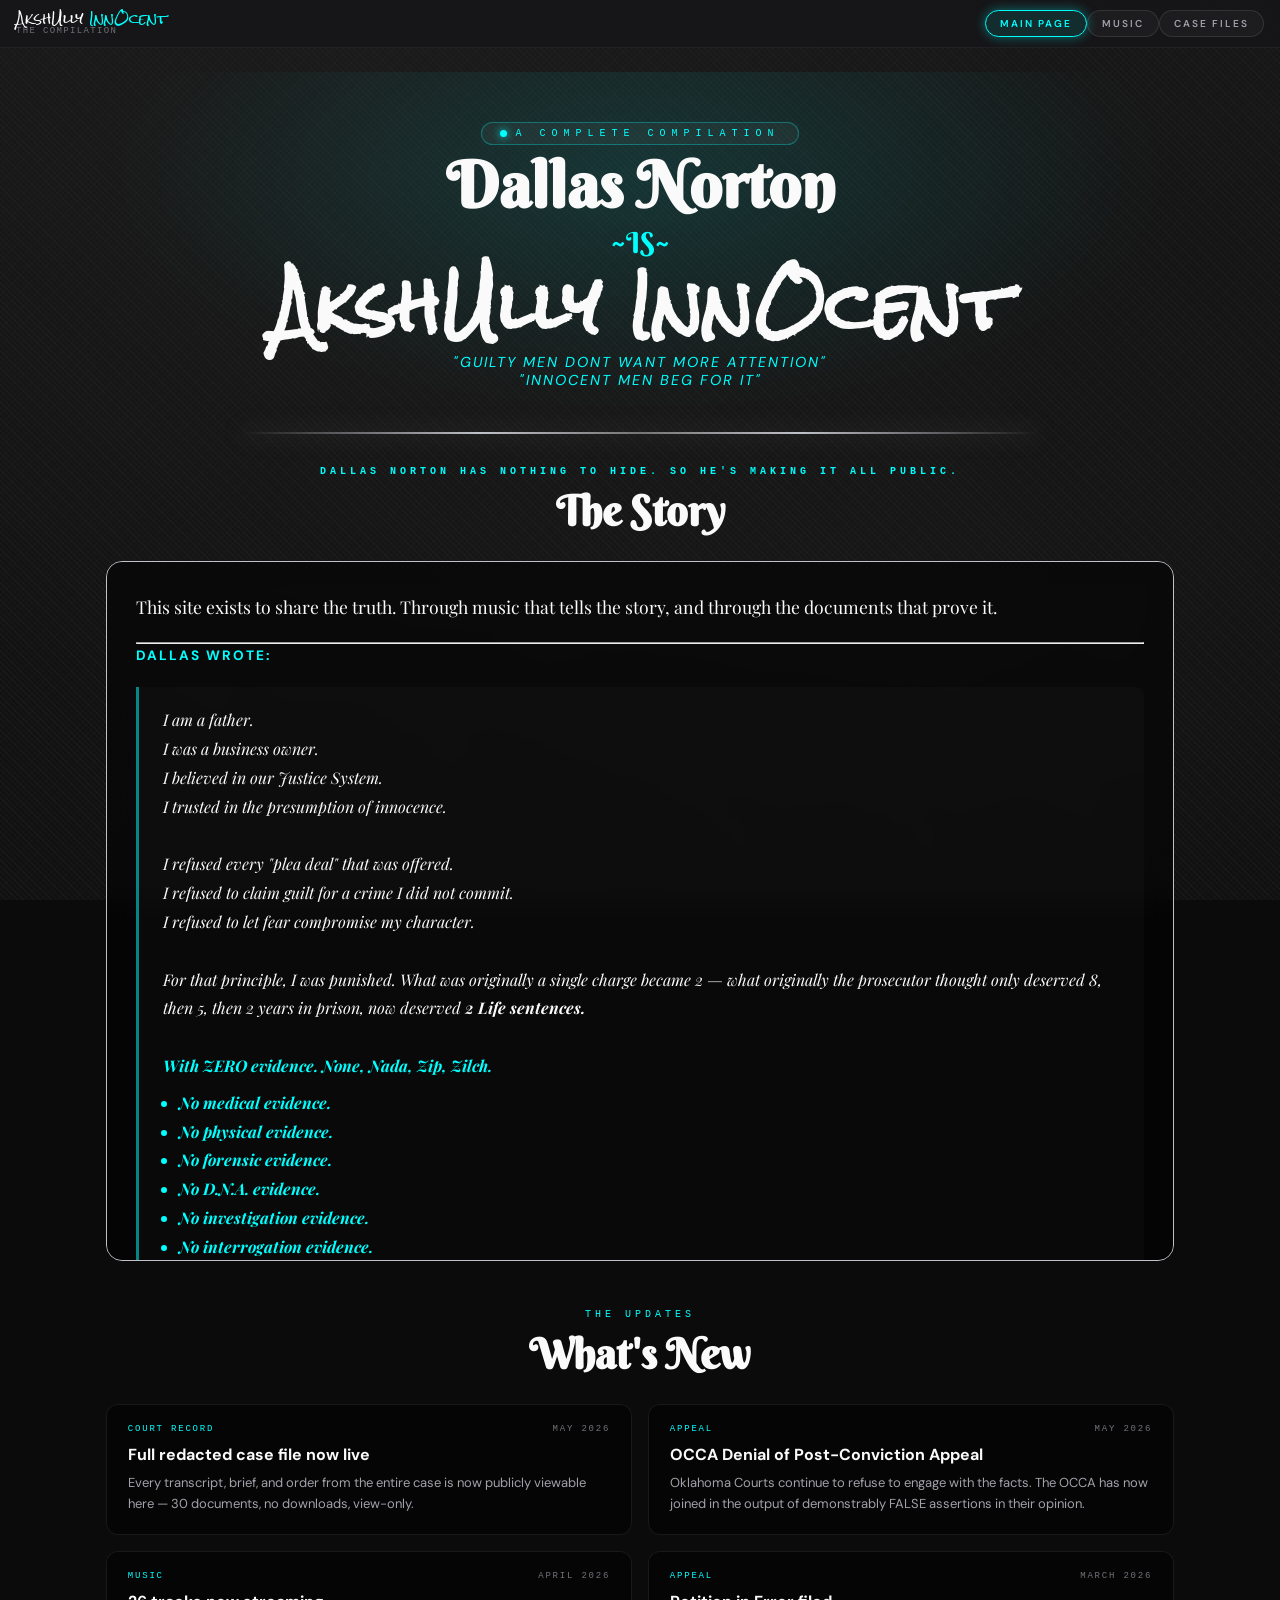
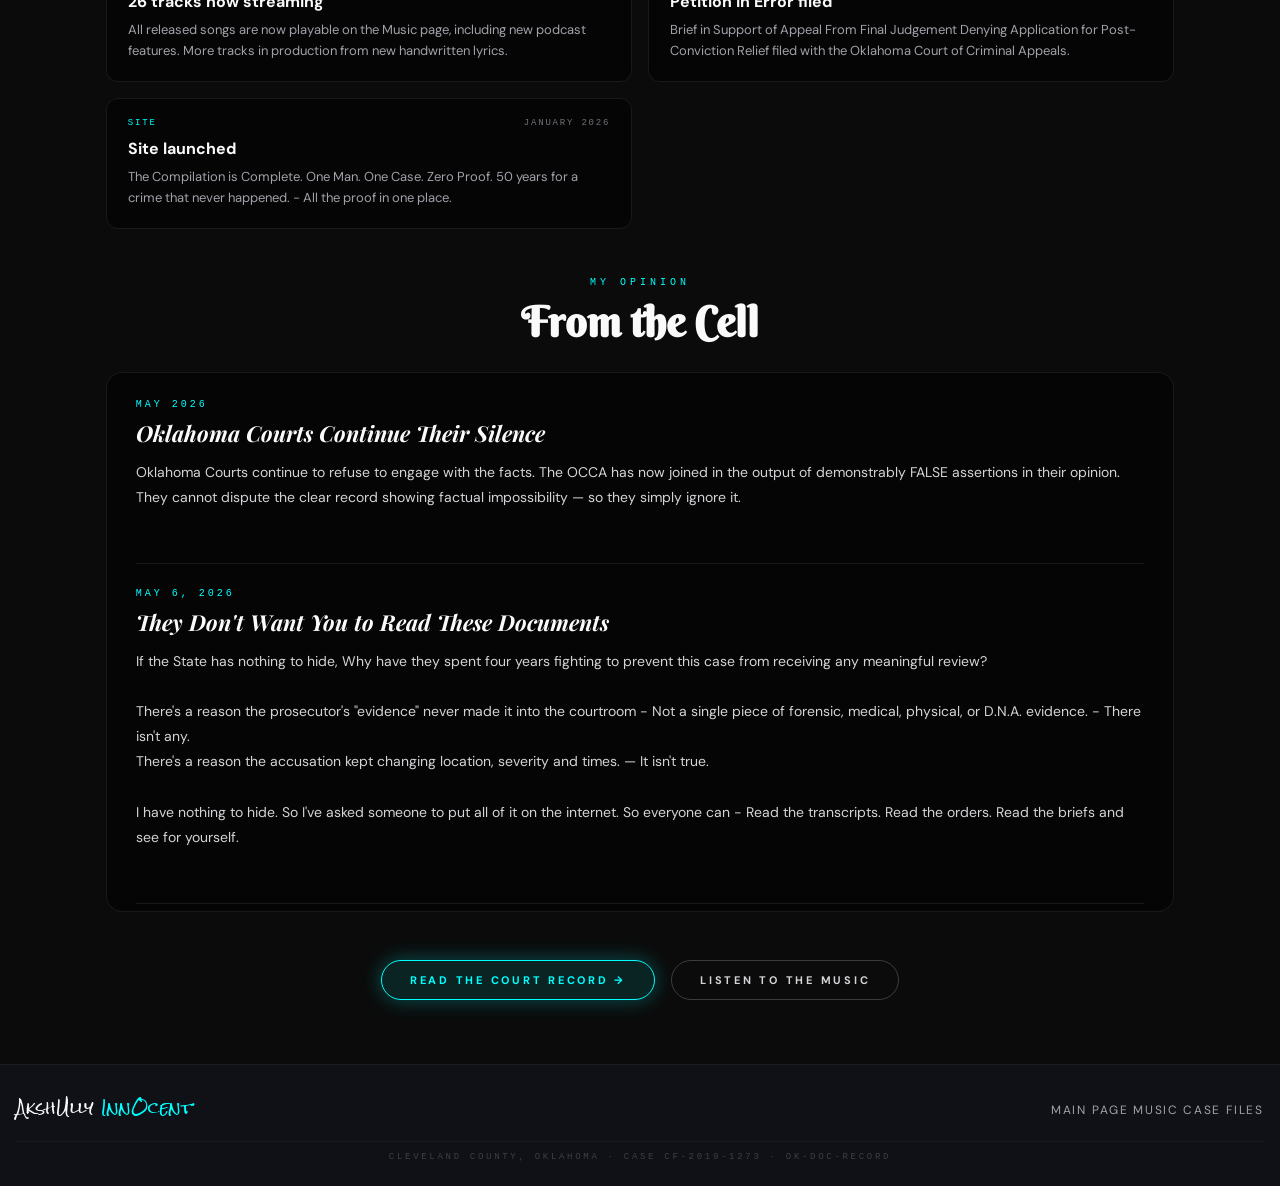
<file: index.html>
<!DOCTYPE html>
<html lang="en">
<head>
  <meta charset="UTF-8" />
  <meta name="viewport" content="width=device-width, initial-scale=1.0" />
  <meta name="description" content="The official site of AkshUlly InnOcent - Dallas Norton's compilation of court records, music, and evidence." />
  <title>AkshUlly InnOcent - The Compilation</title>
  <link rel="stylesheet" href="/styles.css" />
</head><body class="bg-black">
  <nav class="nav">
    <a href="/" class="brand">
      <div class="brand-text">
        <div class="rocksalt brand-name">AkshUlly <span class="cyan">InnOcent</span></div>
        <div class="brand-sub">The Compilation</div>
      </div>
    </a>
    <div class="nav-links">
      <a href="/" class="nav-btn active">Main Page</a>
      <a href="/pages/music.html" class="nav-btn">Music</a>
      <a href="/pages/files.html" class="nav-btn">Case Files</a>
    </div>
  </nav>
  <main class="main">
    <section class="hero">
      <div class="hero-blob"></div>
      <div class="hero-inner">
        <div class="badge"><span class="pulse"></span> A Complete Compilation</div>
        <h1 class="hero-name">Dallas Norton</h1>
        <p class="hero-is">~IS~</p>
        <h2 class="rocksalt hero-aka">AkshUlly InnOcent</h2>
        <p class="hero-tag">"Guilty Men Dont Want More Attention"<br />"INNOCENT MEN BEG FOR IT"</p>
      </div>
    </section>
    <div class="metallic"></div>

    <section class="section">
      <div class="section-label">
        <div class="section-kicker"><strong class="cyan"> Dallas Norton has nothing to hide. So he's making it all public.</strong></div>
        <h2 class="section-title">The Story</h2>
      </div>
      <div class="scroll-box">
        <p class="intro">This site exists to share the truth. Through music that tells the story, and through the documents that prove it.</p>
        <hr />
        <div class="kicker">Dallas wrote:</div>
        <blockquote class="quote">
          I am a father.<br />
          I was a business owner.<br />
          I believed in our Justice System.<br />
          I trusted in the presumption of innocence.<br /><br />
          I refused every "plea deal" that was offered.<br />
          I refused to claim guilt for a crime I did not commit.<br />
          I refused to let fear compromise my character.<br /><br />
          For that principle, I was punished. What was originally a single charge became 2 — what originally the prosecutor thought only deserved 8, then 5, then 2 years in prison, now deserved <strong>2 Life sentences.</strong><br /><br />
          <strong class="cyan">With ZERO evidence. None, Nada, Zip, Zilch.</strong>
          <ul class="list">
            <li>No medical evidence.</li>
            <li>No physical evidence.</li>
            <li>No forensic evidence.</li>
            <li>No D.N.A. evidence.</li>
            <li>No investigation evidence.</li>
            <li>No interrogation evidence.</li>
          </ul>
          Nothing but an accusation — inconsistent, changing locations, evolving with every telling, and contradicting the initial story documented by police.<br /><br />
          I was subjected to a trial of lies, destroyed evidence, prosecutorial misconduct, and judicial indifference. <br /><br /> My life has been destroyed.<br /> My name has been irrevocably tarnished.<br /> My children are being raised without their father.<br /><br />
          But I do not regret the choice I made. I sit in prison today knowing I did everything I could. I did not compromise my integrity.<br /><br />
          Yes, I am angry and I am hurt. But I am also <span class="cyan">INNOCENT</span> and I am fighting back — using the only things I have left.<br /><br />
          <strong class="cyan">THE TRUTH ~&~ THE PROOF</strong>
        </blockquote>
        <p>With the full court record and the evidence the jury never heard or saw — <strong>NOW RELEASED</strong> — the world can see what the courts continue to turn a blind eye to.</p>
        <p>The sworn testimony alone proves a <strong class="cyan">FACTUAL IMPOSSIBILITY</strong> — The newly provided evidence only supports what the complainant and her mother repeatedly testified to under oath—Dallas Norton did not live there during the ONLY timeframe the complainant EVER alleged.</p><br />
        <p><strong>Dallas Norton is wrongfully convicted, wrongfully imprisoned, and ACTUALLY INNOCENT.</strong></p>
        <p class="case-footer">Cleveland County, Oklahoma · Case No. CF-2019-1273</p>
      </div>
    </section>

    <section class="section">
      <div class="section-label">
        <div class="section-kicker">The Updates</div>
        <h2 class="section-title">What's New</h2>
      </div>
      <div class="update-grid">
        <article class="update-card">
          <div class="update-meta"><span class="update-category">Court Record</span><span class="update-date">May 2026</span></div>
          <h3 class="update-title">Full redacted case file now live</h3>
          <p class="update-body">Every transcript, brief, and order from the entire case is now publicly viewable here — 30 documents, no downloads, view-only.</p>
        </article>
        <article class="update-card">
          <div class="update-meta"><span class="update-category">Appeal</span><span class="update-date">May 2026</span></div>
          <h3 class="update-title">OCCA Denial of Post-Conviction Appeal</h3>
          <p class="update-body">Oklahoma Courts continue to refuse to engage with the facts. The OCCA has now joined in the output of demonstrably FALSE assertions in their opinion.</p>
        </article>
        <article class="update-card">
          <div class="update-meta"><span class="update-category">Music</span><span class="update-date">April 2026</span></div>
          <h3 class="update-title">26 tracks now streaming</h3>
          <p class="update-body">All released songs are now playable on the Music page, including new podcast features. More tracks in production from new handwritten lyrics.</p>
        </article>
        <article class="update-card">
          <div class="update-meta"><span class="update-category">Appeal</span><span class="update-date">March 2026</span></div>
          <h3 class="update-title">Petition in Error filed</h3>
          <p class="update-body">Brief in Support of Appeal From Final Judgement Denying Application for Post-Conviction Relief filed with the Oklahoma Court of Criminal Appeals.</p>
        </article>
        <article class="update-card">
          <div class="update-meta"><span class="update-category">Site</span><span class="update-date">January 2026</span></div>
          <h3 class="update-title">Site launched</h3>
          <p class="update-body">The Compilation is Complete. One Man. One Case. Zero Proof. 50 years for a crime that never happened. - All the proof in one place.</p>
        </article>
      </div>
    </section>

    <section class="section">
      <div class="section-label">
        <div class="section-kicker">My Opinion</div>
        <h2 class="section-title">From the Cell</h2>
      </div>
      <div class="rant-box">
        <article class="rant-post">
          <div class="rant-meta"><span class="rant-date">May 2026</span></div>
          <h3 class="rant-title">Oklahoma Courts Continue Their Silence</h3>
          <p class="rant-body">Oklahoma Courts continue to refuse to engage with the facts. The OCCA has now joined in the output of demonstrably FALSE assertions in their opinion. They cannot dispute the clear record showing factual impossibility — so they simply ignore it.</p>
        </article>
        <hr class="rant-divider" />
        <article class="rant-post">
          <div class="rant-meta"><span class="rant-date">May 6, 2026</span></div>
          <h3 class="rant-title">They Don't Want You to Read These Documents</h3>
          <p class="rant-body">If the State has nothing to hide, Why have they spent four years fighting to prevent this case from receiving any meaningful review?<br /><br />
          There's a reason the prosecutor's "evidence" never made it into the courtroom - Not a single piece of forensic, medical, physical, or D.N.A. evidence. - There isn't any.<br />
          There's a reason the accusation kept changing location, severity and times. — It isn't true.<br /><br />
          I have nothing to hide. So I've asked someone to put all of it on the internet. So everyone can - Read the transcripts. Read the orders. Read the briefs and see for yourself.</p>
        </article>
        <hr class="rant-divider" />
        <article class="rant-post">
          <div class="rant-meta"><span class="rant-date">April 22, 2026</span></div>
          <h3 class="rant-title">Pro Se Power-House</h3>
          <p class="rant-body">I'm not a lawyer. I'm not a law student. But I sit in a cell every day with the case file open and a pen in my hand, I study law and I write my own briefs.<br /><br />
          No lawyer is going to care about me like I care about me. So I'm the lawyer now. The corrupt Oklahoma courts can keep ignoring me — but the truth will outlive their indifference.</p>
        </article>
        <hr class="rant-divider" />
        <article class="rant-post">
          <div class="rant-meta"><span class="rant-date">March 14, 2026</span></div>
          <h3 class="rant-title">Why the Music Matters</h3>
          <p class="rant-body">I write lyrics by hand on a canteen notepad or whatever useless D.O.C. form I can find and mail them out to a friend who turns them into songs with A-I. This to me is no different than the way a studio uses computers, mixing boards and auto-tune. Technology is Technology, for my situation, it is my only option.<br /><br />
          Every word is mine. Every memory is mine. Every bar of frustration, every line about my kids, every verse about a corrupt courtroom is mine. AI is just the new studio. The heart is 100% me.</p>
        </article>
      </div>
    </section>

    <section class="cta-wrap">
      <a href="/pages/files.html" class="cta-primary">Read The Court Record →</a>
      <a href="/pages/music.html" class="cta-secondary">Listen To The Music</a>
    </section>
  </main>
  <footer class="footer">
    <div class="footer-row">
      <div class="rocksalt footer-name">AkshUlly <span class="cyan">InnOcent</span></div>
      <div class="footer-links">
        <a href="/" class="footer-link">Main Page</a>
        <a href="/pages/music.html" class="footer-link">Music</a>
        <a href="/pages/files.html" class="footer-link">Case Files</a>
      </div>
    </div>
    <div class="footer-legal">Cleveland County, Oklahoma · Case CF-2019-1273 · OK-DOC-RECORD</div>
  </footer>
</body>
</html>
</file>
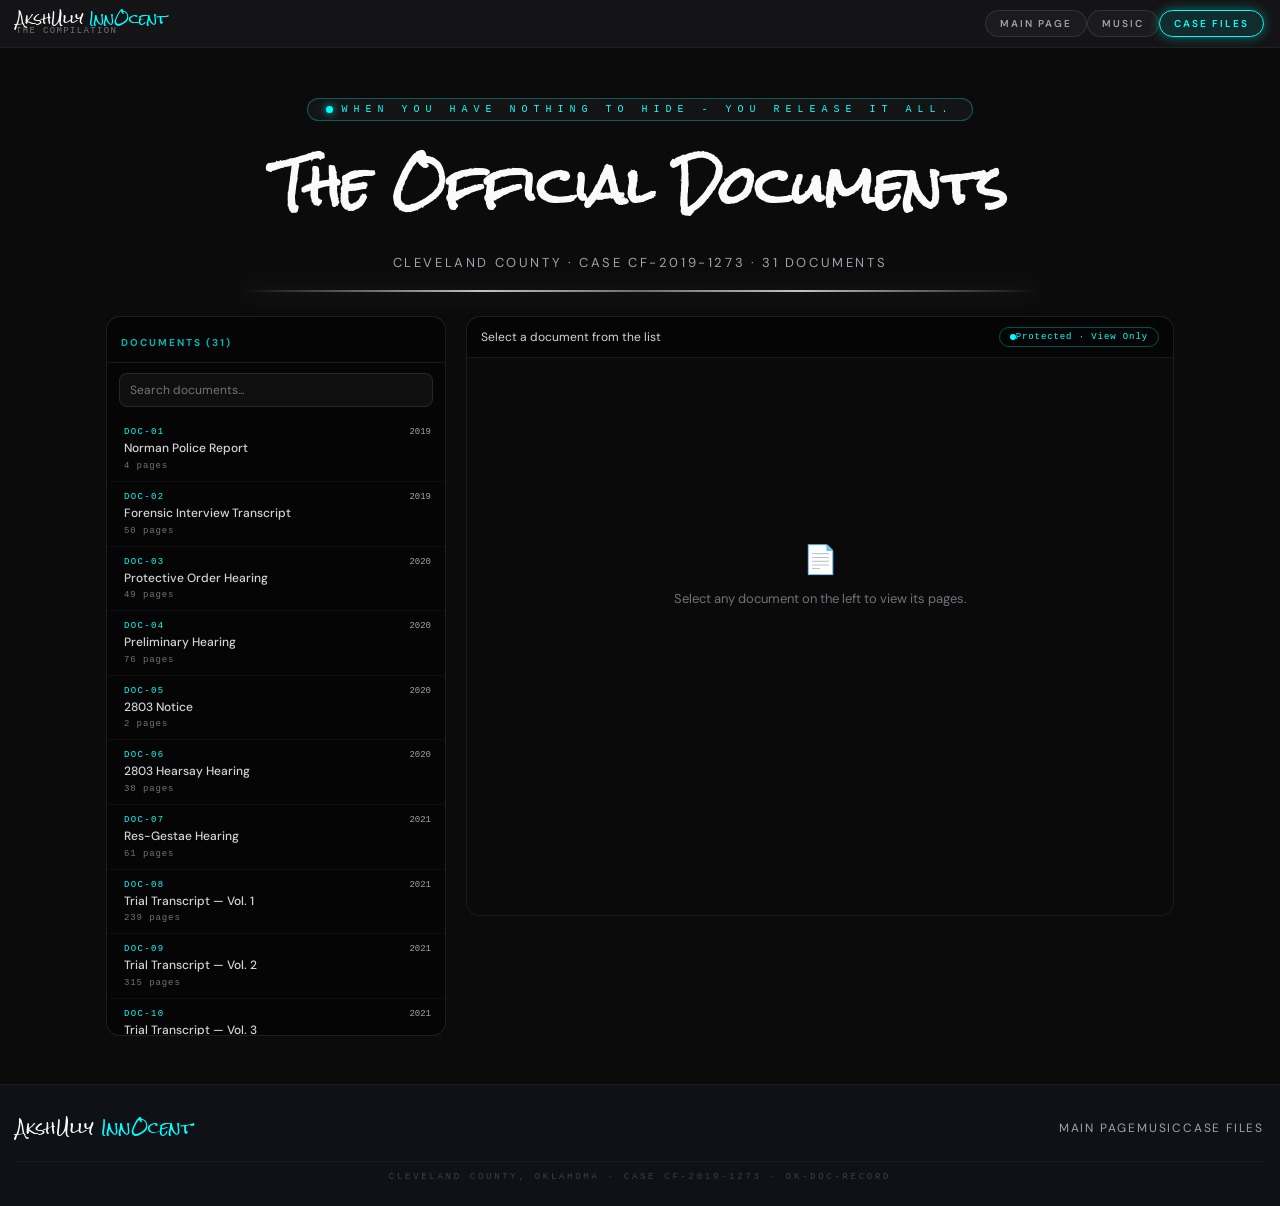
<file: pages/files.html>
<!DOCTYPE html>
<html lang="en">
<head>
  <meta charset="UTF-8" />
  <meta name="viewport" content="width=device-width, initial-scale=1.0" />
  <meta name="description" content="Case files - The Official Documents: All transcripts, briefs, and orders from the Cleveland County case CF-2019-1273." />
  <title>Case Files - AkshUlly InnOcent</title>
  <link rel="stylesheet" href="/styles.css" />
</head><body style="background:#0b0b0b;">
  <nav class="nav">
    <a href="/" class="brand">
      <div class="brand-text">
        <div class="rocksalt brand-name">AkshUlly <span class="cyan">InnOcent</span></div>
        <div class="brand-sub">The Compilation</div>
      </div>
    </a>
    <div class="nav-links">
      <a href="/" class="nav-btn">Main Page</a>
      <a href="/pages/music.html" class="nav-btn">Music</a>
      <a href="/pages/files.html" class="nav-btn active">Case Files</a>
    </div>
  </nav>

  <main class="main">
    <header style="text-align:center;padding:1.5rem 0 1rem;">
      <div class="badge"><span class="pulse"></span> When you have nothing to hide - You release it ALL.</div>
      <h1 class="rocksalt" style="font-family:'Berkshire Swash',cursive;font-size:clamp(2rem,5vw,3.2rem);margin:0.2rem 0 0.5rem;color:#fafafa;">The Official Documents</h1>
      <p style="font-family:'DM Sans',sans-serif;color:#a1a1aa;font-size:13px;letter-spacing:0.2em;text-transform:uppercase;">Cleveland County · Case CF-2019-1273 · <span id="doc-count">27</span> documents</p>
      <div style="height:2px;max-width:800px;width:80%;margin:1.2rem auto 0.5rem;background:linear-gradient(90deg,transparent 0%,#C0C2C9 30%,rgba(255,255,255,0.4) 50%,#C0C2C9 70%,transparent 100%);border-radius:999px;box-shadow:0 0 25px rgba(192,194,201,0.4);"></div>
    </header>

    <div class="files-layout" style="display:grid;grid-template-columns:340px 1fr;gap:1.25rem;align-items:start;">
      <!-- File list -->
      <aside class="files-list" style="background:rgba(0,0,0,0.5);border:1px solid rgba(255,255,255,0.1);border-radius:14px;overflow:hidden;backdrop-filter:blur(8px);display:flex;flex-direction:column;max-height:calc(100vh - 180px);"><div style="padding:12px 14px;border-bottom:1px solid rgba(255,255,255,0.08);">
        <span style="font-family:'DM Sans',sans-serif;font-size:10px;font-weight:700;letter-spacing:0.2em;text-transform:uppercase;color:rgba(0,255,255,0.7);">Documents (<span id="doc-filter-count">27</span>)</span>
      </div>
      <input type="text" placeholder="Search documents..." id="search-input" style="margin:10px 12px;padding:8px 10px;background:rgba(255,255,255,0.04);border:1px solid rgba(255,255,255,0.1);border-radius:8px;color:#fafafa;font-size:12px;font-family:'DM Sans',sans-serif;outline:none;" />
      <div class="custom-scrollbar" style="overflow-y:auto;flex:1;" id="doc-list">
        <!-- Populated by files.js -->
      </div>
    </aside>

    <!-- Viewer -->
    <section class="pdf-viewer" style="background:rgba(0,0,0,0.5);border:1px solid rgba(255,255,255,0.1);border-radius:14px;overflow:hidden;backdrop-filter:blur(8px);display:flex;flex-direction:column;min-height:600px;max-height:calc(100vh - 180px);">
      <div style="padding:10px 14px;border-bottom:1px solid rgba(255,255,255,0.08);display:flex;align-items:center;justify-content:space-between;gap:12;flex-wrap:wrap;">
        <div style="font-family:'DM Sans',sans-serif;font-size:12px;color:#d4d4d8;display:flex;align-items:center;gap:8;flex-wrap:wrap;" id="viewer-title">Select a document from the list</div>
        <div style="display:inline-flex;align-items:center;gap:6;padding:4px 10px;border:1px solid rgba(0,255,255,0.3);border-radius:999px;font-family:monospace;font-size:9px;letter-spacing:0.1em;color:#00FFFF;">
          <span style="width:6px;height:6px;background:#00FFFF;border-radius:50%;display:inline-block;"></span> Protected · View Only
        </div>
      </div>

      <div class="viewer-body custom-scrollbar" style="flex:1;overflow-y:auto;overflow-x:hidden;padding:1rem;background:#0a0a0a;" id="viewer-body">
        <div style="display:flex;flex-direction:column;align-items:center;justify-content:center;height:100%;min-height:400px;color:#71717a;font-family:'DM Sans',sans-serif;font-size:13px;">
          <div style="font-size:28px;margin-bottom:12px;">📄</div>
          Select any document on the left to view its pages.
        </div>
      </div>
    </section>
  </div>
  </main>

  <footer class="footer">
    <div class="footer-row">
      <div class="rocksalt footer-name">AkshUlly <span class="cyan">InnOcent</span></div>
      <div style="display:flex;gap:16;">
        <a href="/" class="footer-link">Main Page</a>
        <a href="/pages/music.html" class="footer-link">Music</a>
        <a href="/pages/files.html" class="footer-link">Case Files</a>
      </div>
    </div>
    <div class="footer-legal">Cleveland County, Oklahoma · Case CF-2019-1273 · OK-DOC-RECORD</div>
  </footer>

  <script src="/lib/files.js"></script>
</body>
</html>
</file>
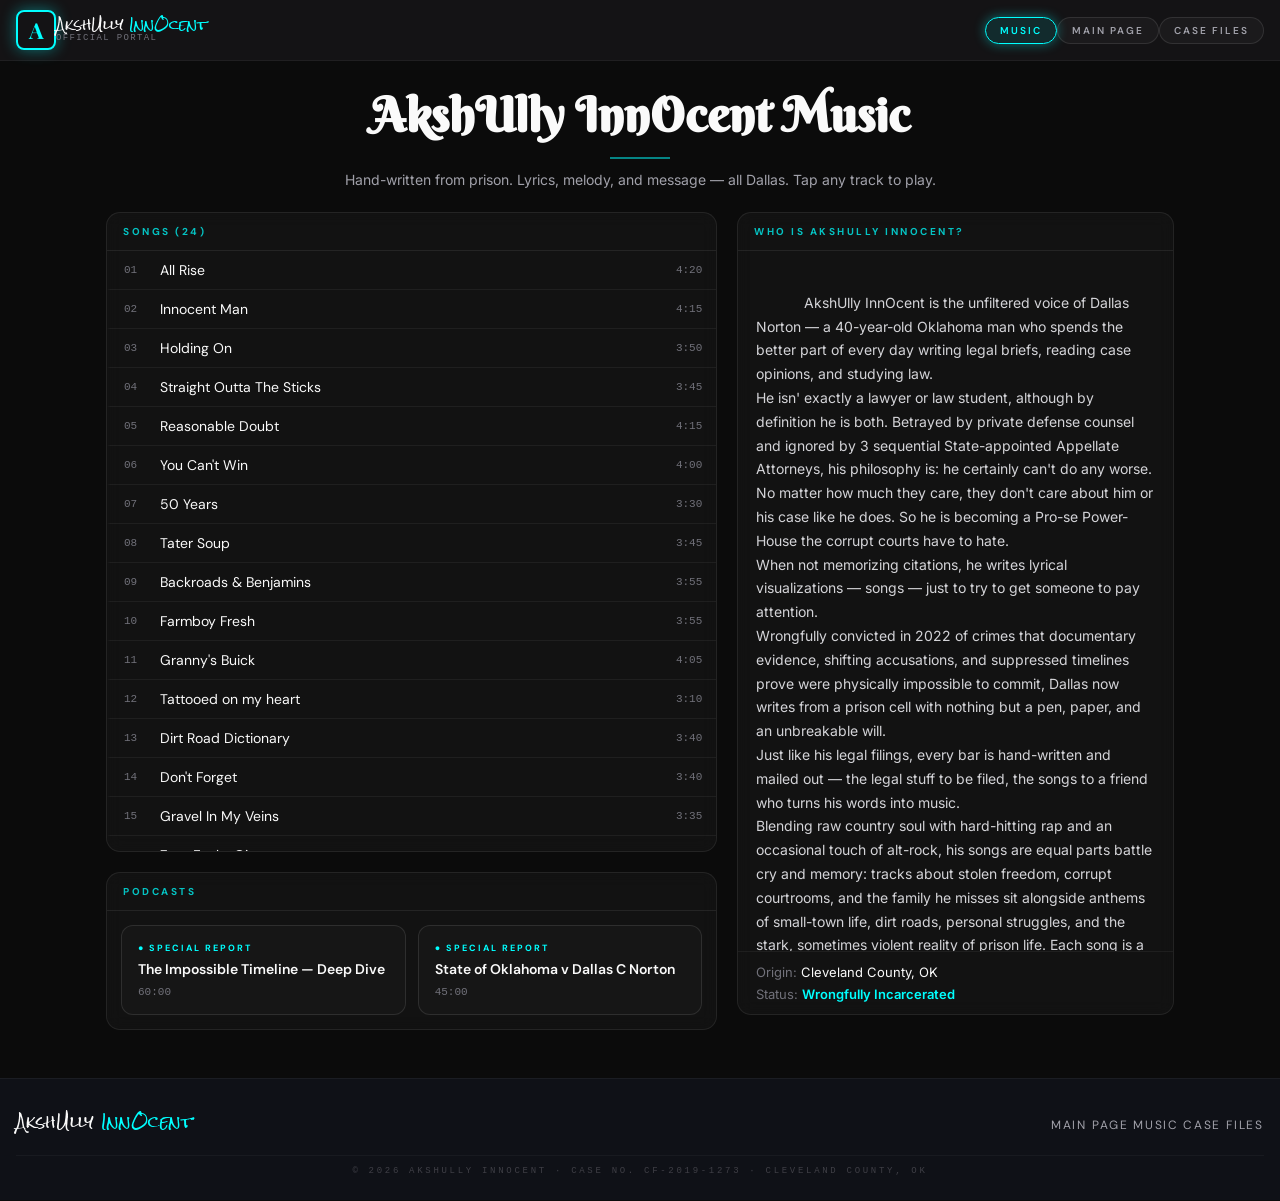
<file: pages/music.html>
<!DOCTYPE html>
<html lang="en">
<head>
  <meta charset="UTF-8" />
  <meta name="viewport" content="width=device-width, initial-scale=1.0" />
  <meta name="description" content="Music by AkshUlly InnOcent - Hand-written from prison. Lyrics, melody, and message — all Dallas." />
  <title>Music - AkshUlly InnOcent</title>
  <link rel="stylesheet" href="/styles.css" />
</head><body style="background:#0b0b0b;">
  <nav class="nav">
    <a href="/" class="brand">
      <div class="brand" style="width:40px;height:40px;border:2px solid #00FFFF;border-radius:8px;display:flex;align-items:center;justify-content:center;color:#00FFFF;font-weight:700;font-size:22px;box-shadow:0 0 15px rgba(0,255,255,0.4);">A</div>
      <div class="brand-text">
        <div class="rocksalt brand-name">AkshUlly <span class="cyan">InnOcent</span></div>
        <div class="brand-sub">Official Portal</div>
      </div>
    </a>
    <div class="nav-links">
      <a href="/pages/music.html" class="nav-btn active">Music</a>
      <a href="/" class="nav-btn">Main Page</a>
      <a href="/pages/files.html" class="nav-btn">Case Files</a>
    </div>
  </nav>
  <main class="main">
    <div style="text-align:center;margin-bottom:24px;">
      <h1 style="font-family:'Berkshire Swash',cursive;font-size:clamp(2rem,5vw,3rem);margin:0;color:#fafafa;">AkshUlly InnOcent Music</h1>
      <div style="width:60px;height:2px;background:rgba(0,255,255,0.5);margin:12px auto 0;"></div>
      <p style="color:#a1a1aa;font-family:'Inter',sans-serif;font-size:14px;margin-top:12px;max-width:720px;margin-left:auto;margin-right:auto;">Hand-written from prison. Lyrics, melody, and message — all Dallas. Tap any track to play.</p>
    </div>

    <div class="music-grid" style="display:grid;grid-template-columns:1.4fr 1fr;gap:20px;align-items:start;">
      <div style="display:flex;flex-direction:column;gap:20px;">
        <div class="card">
          <div class="card-header">Songs (24)</div>
          <div class="custom-scrollbar" style="max-height:600px;overflow-y:auto;" id="songs-list">
            <!-- Songs will be populated by music.js -->
          </div>
        </div>

        <div class="card">
          <div class="card-header">Podcasts</div>
          <div class="podcasts-grid" style="display:grid;grid-template-columns:1fr 1fr;gap:12px;padding:14px;" id="podcasts-list">
            <!-- Podcasts will be populated by music.js -->
          </div>
        </div>
      </div>

      <div class="music-side" style="position:sticky;top:80px;">
        <div class="card">
          <div class="card-header">Who is AkshUlly InnOcent?</div>
          <div class="custom-scrollbar" style="max-height:700px;overflow-y:auto;padding:16px 18px;color:#d4d4d8;font-family:'Inter',sans-serif;font-size:14px;line-height:1.7;white-space:pre-wrap;" id="bio-text">
            AkshUlly InnOcent is the unfiltered voice of Dallas Norton — a 40-year-old Oklahoma man who spends the better part of every day writing legal briefs, reading case opinions, and studying law.
He isn' exactly a lawyer or law student, although by definition he is both. Betrayed by private defense counsel and ignored by 3 sequential State-appointed Appellate Attorneys, his philosophy is: he certainly can't do any worse. No matter how much they care, they don't care about him or his case like he does. So he is becoming a Pro-se Power-House the corrupt courts have to hate.
When not memorizing citations, he writes lyrical visualizations — songs — just to try to get someone to pay attention.
Wrongfully convicted in 2022 of crimes that documentary evidence, shifting accusations, and suppressed timelines prove were physically impossible to commit, Dallas now writes from a prison cell with nothing but a pen, paper, and an unbreakable will.
Just like his legal filings, every bar is hand-written and mailed out — the legal stuff to be filed, the songs to a friend who turns his words into music.
Blending raw country soul with hard-hitting rap and an occasional touch of alt-rock, his songs are equal parts battle cry and memory: tracks about stolen freedom, corrupt courtrooms, and the family he misses sit alongside anthems of small-town life, dirt roads, personal struggles, and the stark, sometimes violent reality of prison life. Each song is a piece of the man.
Because he can't step to a microphone himself, Dallas's music uses today's tools the same way legends once used tape machines and Auto-Tune: his original lyrics are brought to life through AI, with every prompt, melody, and vocal tone carefully shaped until approved by him — until the song you hear unmistakably conveys the intended message.
Dallas is proud to be transparent about his struggles, his life, and about using AI. His view: AI is just the new studio; the heart, the truth, and every single word are 100% his.
This isn't just music. Some songs are for fun. Others express personal struggles. The rest are evidence set to a beat — a call for anyone with a conscience to listen closer, because an innocent man is screaming through the speakers, and all he needs is for the right people to finally hear him.
Dallas Norton is AkshUlly InnOcent. Actually. Innocent. Actually listening?
          </div>
          <div style="padding:12px 18px;border-top:1px solid rgba(255,255,255,0.05);display:flex;flex-direction:column;gap:6px;font-family:'Inter',sans-serif;font-size:13px;">
            <div><span style="color:#71717a;">Origin: </span><span style="color:#fafafa;">Cleveland County, OK</span></div>
            <div><span style="color:#71717a;">Status: </span><span class="cyan" style="font-weight:600;">Wrongfully Incarcerated</span></div>
          </div>
        </div>
      </div>
    </div>
  </main>

  <footer class="footer">
    <div class="footer-row">
      <div class="rocksalt footer-name">AkshUlly <span class="cyan">InnOcent</span></div>
      <div class="footer-links">
        <a href="/" class="footer-link">Main Page</a>
        <a href="/pages/music.html" class="footer-link">Music</a>
        <a href="/pages/files.html" class="footer-link">Case Files</a>
      </div>
    </div>
    <div class="footer-legal">© 2026 AkshUlly InnOcent · Case No. CF-2019-1273 · Cleveland County, OK</div>
  </footer>

  <audio id="audio-player" style="display:none;"></audio>
  <script src="/lib/music.js"></script>
</body>
</html>
</file>
<file: styles.css>
@import url('https://fonts.googleapis.com/css2?family=Playfair+Display:ital,wght@0,400;0,600;1,400&family=Rock+Salt&family=Berkshire+Swash&family=DM+Sans:opsz,wght@9..40,400;9..40,500;9..40,700&family=Inter:opsz,wght@14..32,400..700&display=swap');

* { box-sizing:border-box; margin:0; padding:0; }
html, body, #root { background:#0b0b0b; min-height:100vh; }
body {
  background-image:
    repeating-linear-gradient(45deg,rgba(30,30,30,0.6) 0,rgba(30,30,30,0.6) 1px,rgba(20,20,20,0.4) 1px,rgba(20,20,20,0.4) 4px),
    repeating-linear-gradient(-45deg,rgba(40,40,40,0.3) 0,rgba(40,40,40,0.3) 1px,rgba(25,25,25,0.3) 1px,rgba(25,25,25,0.3) 4px),
    radial-gradient(ellipse at 30% 20%,rgba(45,45,45,0.5) 0%,transparent 55%),
    radial-gradient(ellipse at 70% 60%,rgba(35,35,35,0.4) 0%,transparent 50%),
    linear-gradient(180deg,#1a1a1a 0%,#121212 30%,#0f0f0f 60%,#0a0a0a 100%);
  background-attachment:fixed;
  color:#fafafa;
  font-family:'Playfair Display',Georgia,serif;
}
.rocksalt { font-family:'Rock Salt',cursive !important; }
.cyan { color:#00FFFF; }

.nav {
  position:sticky; top:0; z-index:50;
  background:rgba(22,21,23,0.92);
  backdrop-filter:blur(20px);
  -webkit-backdrop-filter:blur(20px);
  border-bottom:1px solid rgba(255,255,255,0.05);
  padding:10px 16px;
  display:flex; align-items:center; justify-content:space-between; flex-wrap:wrap; gap:12;
}
.brand { display:flex; align-items:center; gap:12; text-decoration:none; color:#fafafa; }
.brand-text { display:flex; flex-direction:column; }
.brand-name { font-size:14px; line-height:1.1; color:#fafafa; }
.brand-sub { font-family:monospace; font-size:9px; color:#71717a; letter-spacing:0.15em; text-transform:uppercase; }
.nav-links { display:flex; gap:6; flex-wrap:wrap; }
.nav-btn {
  background:rgba(255,255,255,0.03);
  border:1px solid rgba(255,255,255,0.1);
  color:#a1a1aa;
  padding:6px 14px;
  font-family:'DM Sans',sans-serif;
  font-size:10px;
  letter-spacing:0.2em;
  text-transform:uppercase;
  font-weight:600;
  border-radius:999px;
  cursor:pointer;
  text-decoration:none;
  white-space:nowrap;
}
.nav-btn.active { background:rgba(0,255,255,0.1); border:1px solid #00FFFF; color:#00FFFF; box-shadow:0 0 12px rgba(0,255,255,0.4); }

.main { padding:1.5rem 1rem 3rem; max-width:1100px; width:100%; margin:0 auto; }

.hero { position:relative; padding:3rem 1rem 1.5rem; text-align:center; }
.hero-blob { position:absolute; inset:0; background:radial-gradient(ellipse at 50% 30%,rgba(0,255,255,0.12) 0%,transparent 70%); pointer-events:none; }
.hero-inner { position:relative; z-index:1; }
.hero-name { font-family:'Berkshire Swash',cursive; font-size:clamp(2.5rem,6vw,4rem); margin:0.3rem 0; line-height:1.1; }
.hero-is { font-family:'Berkshire Swash',cursive; font-size:1.8rem; color:#00FFFF; margin:0; }
.hero-aka { font-size:clamp(2.2rem,7vw,4.2rem); line-height:1.2; margin:0.3rem 0; color:#fafafa; }
.hero-tag { font-family:'DM Sans',sans-serif; font-style:italic; color:#00FFFF; text-transform:uppercase; letter-spacing:2px; font-size:0.9rem; margin-top:0.4rem; }

.metallic { height:2px; max-width:800px; width:80%; margin:1.2rem auto 2rem; background:linear-gradient(90deg,transparent 0%,#C0C2C9 30%,rgba(255,255,255,0.4) 50%,#C0C2C9 70%,transparent 100%); border-radius:999px; box-shadow:0 0 25px rgba(192,194,201,0.4); }

.section { margin-bottom:3rem; }
.section-label { text-align:center; margin-bottom:1.5rem; }
.section-kicker { font-family:monospace; font-size:10px; letter-spacing:0.4em; text-transform:uppercase; color:#00FFFF; margin-bottom:8px; }
.section-title { font-family:'Berkshire Swash',cursive; font-size:clamp(1.8rem,4vw,2.6rem); margin:0; color:#fafafa; }

.scroll-box { max-height:700px; overflow-y:auto; border:1px solid #C0C2C9; border-radius:16px; background:rgba(0,0,0,0.55); backdrop-filter:blur(12px); padding:1.8rem; font-size:1rem; line-height:1.8; }
.intro { font-size:1.1rem; margin-bottom:1.2rem; }
.kicker { font-family:'DM Sans',sans-serif; font-size:0.85rem; font-weight:700; letter-spacing:2px; text-transform:uppercase; color:#00FFFF; margin-bottom:0.5rem; }
.quote { border-left:3px solid rgba(0,255,255,0.5); padding:1.2rem 1.5rem; margin:1.2rem 0; background:rgba(255,255,255,0.02); border-radius:0 8px 8px 0; font-style:italic; }
.list { color:#00FFFF; font-weight:700; margin:0.5rem 0 1rem 1rem; }

.update-grid { display:grid; grid-template-columns:repeat(2,1fr); gap:1rem; }
.update-card { background:rgba(0,0,0,0.5); border:1px solid rgba(255,255,255,0.08); border-radius:12px; padding:1.2rem 1.3rem; backdrop-filter:blur(8px); }
.update-meta { display:flex; justify-content:space-between; align-items:center; margin-bottom:10px; font-family:monospace; font-size:9px; letter-spacing:0.2em; text-transform:uppercase; }
.update-category { color:#00FFFF; }
.update-date { color:#71717a; }
.update-title { font-family:'DM Sans',sans-serif; font-size:16px; margin:0 0 8px; color:#fafafa; }
.update-body { font-family:'DM Sans',sans-serif; font-size:13px; color:#a1a1aa; line-height:1.6; margin:0; }

.rant-box { max-height:540px; overflow-y:auto; border:1px solid rgba(255,255,255,0.08); border-radius:16px; background:rgba(0,0,0,0.5); backdrop-filter:blur(8px); padding:1.6rem 1.8rem; }
.rant-post { padding-bottom:1rem; }
.rant-meta { font-family:monospace; font-size:10px; letter-spacing:0.3em; text-transform:uppercase; color:#00FFFF; margin-bottom:8px; }
.rant-title { font-family:'Playfair Display',serif; font-style:italic; font-size:22px; margin:0 0 12px; color:#fafafa; }
.rant-body { font-family:'DM Sans',sans-serif; font-size:14px; line-height:1.8; color:#d4d4d8; margin-bottom:0.8rem; }
.rant-divider { border:none; height:1px; background:rgba(255,255,255,0.08); margin:1.5rem 0; }

.cta-wrap { display:flex; gap:16px; justify-content:center; flex-wrap:wrap; margin-top:2rem; margin-bottom:1rem; }
.cta-primary { background:rgba(0,255,255,0.1); border:1px solid #00FFFF; color:#00FFFF; padding:12px 28px; border-radius:999px; font-family:'DM Sans',sans-serif; font-size:11px; letter-spacing:0.25em; text-transform:uppercase; font-weight:700; text-decoration:none; box-shadow:0 0 20px rgba(0,255,255,0.3); }
.cta-secondary { background:transparent; border:1px solid rgba(255,255,255,0.2); color:#d4d4d8; padding:12px 28px; border-radius:999px; font-family:'DM Sans',sans-serif; font-size:11px; letter-spacing:0.25em; text-transform:uppercase; font-weight:700; text-decoration:none; }

.case-footer { text-align:right; font-style:italic; margin-top:1.5rem; color:#a1a1aa; font-family:'DM Sans',sans-serif; font-size:0.9rem; }

.badge {
  display:inline-flex; align-items:center; gap:8px;
  background:rgba(255,255,255,0.04);
  border:1px solid rgba(0,255,255,0.3);
  border-radius:999px;
  padding:5px 18px;
  font-family:monospace;
  font-size:10px;
  letter-spacing:0.6em;
  text-transform:uppercase;
  color:#00FFFF;
}
.pulse {
  width:7px; height:7px; background:#00FFFF;
  border-radius:50%; box-shadow:0 0 8px cyan;
  animation:pulseAnim 1.8s infinite;
}
@keyframes pulseAnim { 0%,100%{opacity:1;transform:scale(1);} 50%{opacity:0.4;transform:scale(1.3);} }

.card { background:rgba(255,255,255,0.03); border:1px solid rgba(255,255,255,0.08); border-radius:14px; overflow:hidden; backdrop-filter:blur(8px); width:100%; }
.card-header { padding:12px 16px; border-bottom:1px solid rgba(255,255,255,0.08); font-size:10px; font-weight:700; letter-spacing:0.25em; text-transform:uppercase; color:rgba(0,255,255,0.75); font-family:'DM Sans',sans-serif; }

.track-row:hover { background:rgba(0,255,255,0.05) !important; }
.pod-card:hover { border-color:rgba(0,255,255,0.4) !important; }
.music-grid { display:grid; grid-template-columns:1.4fr 1fr; gap:20px; align-items:start; }
.podcasts-grid { display:grid; grid-template-columns:1fr 1fr; gap:12px; }
.music-side { position:sticky; top:80px; }

@media (max-width: 900px) { .music-grid { grid-template-columns:1fr !important; } .music-side { position:static !important; } }
@media (max-width: 768px) { .podcasts-grid { grid-template-columns:1fr !important; } }

.custom-scrollbar::-webkit-scrollbar { width:6px; }
.custom-scrollbar::-webkit-scrollbar-track { background:transparent; }
.custom-scrollbar::-webkit-scrollbar-thumb { background:rgba(0,255,255,0.25); border-radius:8px; }
.custom-scrollbar::-webkit-scrollbar-thumb:hover { background:rgba(0,255,255,0.5); }

.footer {
  background:#0F1117;
  border-top:1px solid rgba(255,255,255,0.05);
  padding:1.5rem 1rem;
  margin-top:auto;
}
.footer-row { display:flex; flex-wrap:wrap; justify-content:space-between; align-items:center; gap:16; max-width:1400px; margin:0 auto; }
.footer-name { font-size:16px; color:#fafafa; }
.footer-link { color:#a1a1aa; text-decoration:none; font-family:'DM Sans',sans-serif; font-size:12px; letter-spacing:0.15em; text-transform:uppercase; }
.footer-legal {
  font-family:monospace;
  font-size:9px;
  letter-spacing:0.3em;
  text-transform:uppercase;
  color:#3f3f46;
  text-align:center;
  margin-top:14px;
  padding-top:10px;
  border-top:1px solid rgba(255,255,255,0.04);
}

@media (max-width:900px) {
  .nav-mobile { gap:4px !important; flex-wrap:wrap !important; justify-content:center !important; }
  .nav-btn-mobile { padding:6px 10px !important; font-size:9px !important; letter-spacing:0.15em !important; }
  .files-layout { grid-template-columns:1fr !important; }
  .files-list { max-height:360px !important; order:0 !important; }
  .pdf-viewer { order:1 !important; }
}
@media (max-width:600px) {
  .nav-mobile { width:100%; }
}
</file>
